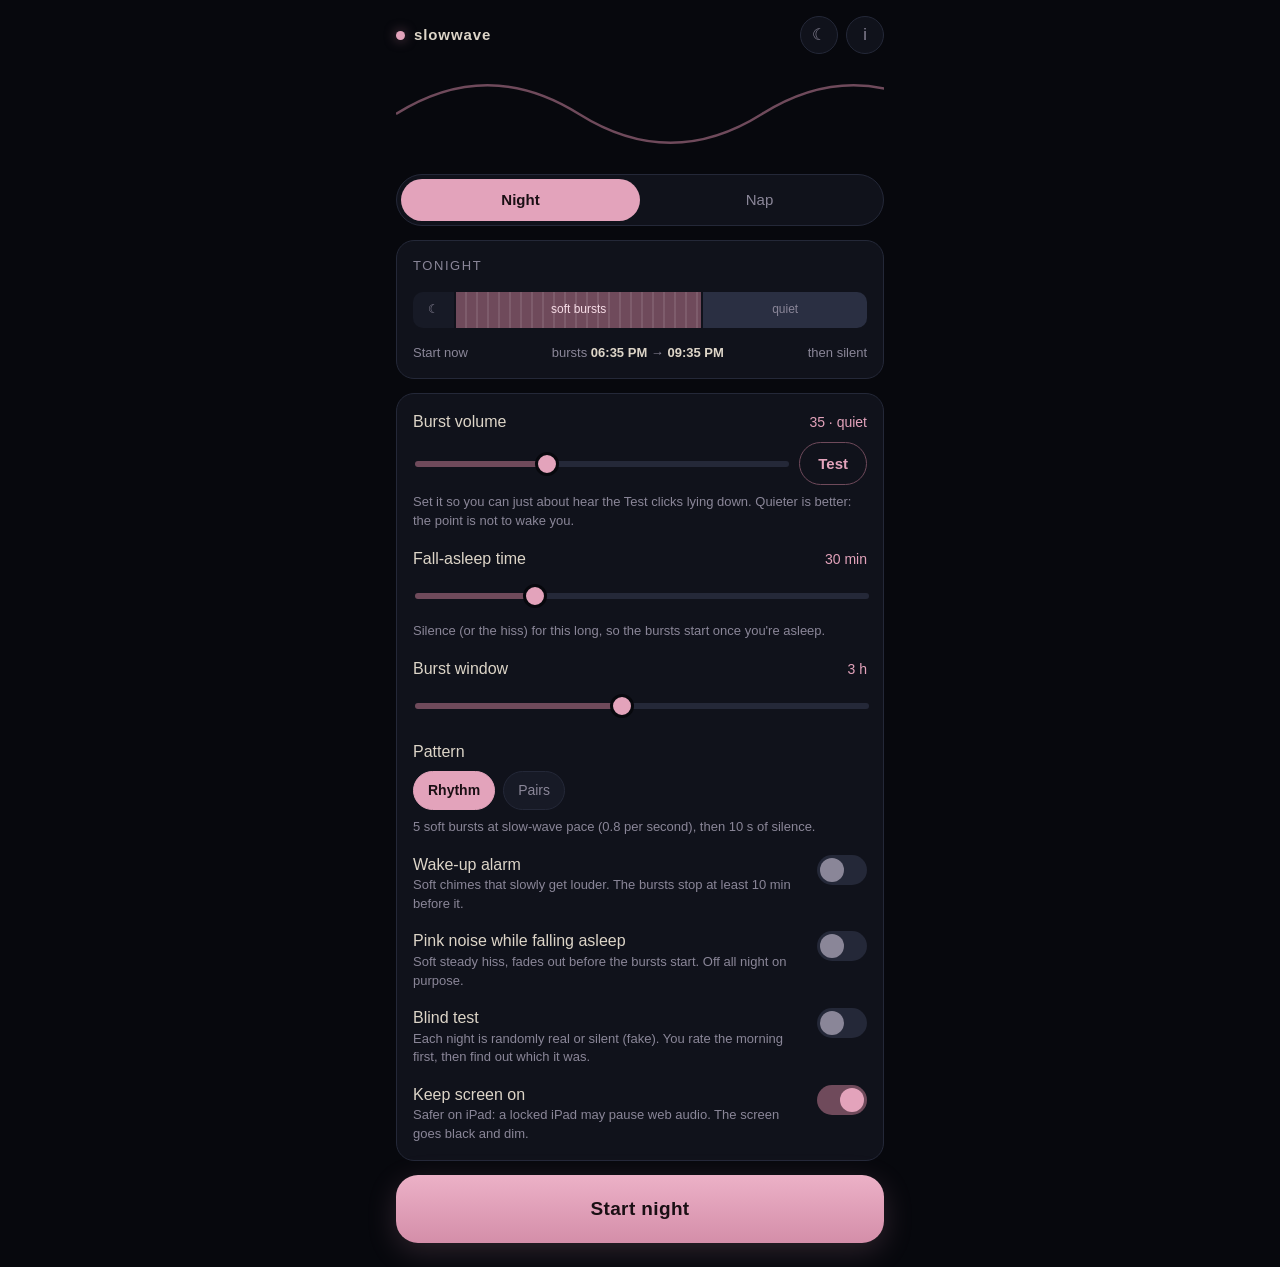
<file: index.html>
<!doctype html>
<html lang="en">
<head>
<meta charset="utf-8">
<meta name="viewport" content="width=device-width, initial-scale=1, viewport-fit=cover">
<meta name="theme-color" content="#07080d">
<meta name="color-scheme" content="dark">
<meta name="apple-mobile-web-app-capable" content="yes">
<meta name="mobile-web-app-capable" content="yes">
<meta name="apple-mobile-web-app-status-bar-style" content="black-translucent">
<meta name="apple-mobile-web-app-title" content="Slowwave">
<link rel="manifest" href="manifest.webmanifest">
<link rel="icon" href="icons/icon.svg" type="image/svg+xml">
<link rel="apple-touch-icon" href="icons/apple-touch-icon.png">
<title>Slowwave</title>
<link rel="stylesheet" href="style.css">
</head>
<body>
<div id="app">

  <!-- ===== setup screen ===== -->
  <main id="setup" class="screen">
    <header class="top">
      <div class="brand"><span class="dot"></span>slowwave</div>
      <div class="top-actions">
        <button class="icon-btn" id="btn-log" aria-label="Nights">☾</button>
        <button class="icon-btn" id="btn-about" aria-label="How it works">i</button>
      </div>
    </header>

    <section class="wave-hero" aria-hidden="true">
      <svg class="wave" viewBox="0 0 800 120" preserveAspectRatio="none">
        <path d="M0 60 C 50 10, 100 10, 150 60 S 250 110, 300 60 S 400 10, 450 60 S 550 110, 600 60 S 700 10, 750 60 S 850 110, 900 60" />
      </svg>
      <div class="pips" id="pips"></div>
    </section>

    <div class="modes chips" data-key="session" role="tablist">
      <button data-v="night">Night</button><button data-v="nap">Nap</button>
    </div>

    <section id="morning" class="card morning hidden">
      <div class="card-title" id="morning-title">Last night</div>
      <p id="morning-summary" class="muted"></p>
      <p class="q">How did you sleep?</p>
      <div class="rate" id="rate">
        <button data-r="1">1</button><button data-r="2">2</button><button data-r="3">3</button><button data-r="4">4</button><button data-r="5">5</button>
      </div>
      <input id="morning-note" class="note" maxlength="140" placeholder="Note (optional): woke up at 5, weird dreams…">
      <div class="row-end">
        <button class="link" id="morning-skip">Skip</button>
        <button class="pill" id="morning-save" disabled>Save</button>
      </div>
    </section>

    <section class="card tonight">
      <div class="card-title" id="plan-title">Tonight</div>
      <div class="timeline" id="timeline">
        <div class="seg seg-delay" id="seg-delay"><span>☾</span></div>
        <div class="seg seg-burst" id="seg-burst"><span>soft bursts</span></div>
        <div class="seg seg-quiet" id="seg-quiet"><span>quiet</span></div>
        <div class="seg seg-wake hidden" id="seg-wake"><span>⏰</span></div>
      </div>
      <div class="times" id="times"></div>
    </section>

    <section class="card">
      <div class="field">
        <div class="label-row"><label for="vol">Burst volume</label><span class="val" id="vol-val"></span></div>
        <div class="vol-row">
          <input type="range" id="vol" min="1" max="100" step="1">
          <button class="pill ghost" id="btn-test">Test</button>
        </div>
        <p class="hint">Set it so you can just about hear the Test clicks lying down. Quieter is better: the point is not to wake you.</p>
      </div>

      <div class="field night-only">
        <div class="label-row"><label for="delay">Fall-asleep time</label><span class="val" data-val="delayMin"></span></div>
        <input type="range" id="delay" class="num" data-key="delayMin" min="0" max="120" step="1">
        <p class="hint">Silence (or the hiss) for this long, so the bursts start once you're asleep.</p>
      </div>

      <div class="field night-only">
        <div class="label-row"><label for="window">Burst window</label><span class="val" data-val="windowMin"></span></div>
        <input type="range" id="window" class="num" data-key="windowMin" min="30" max="360" step="5">
      </div>

      <div class="field nap-only">
        <div class="label-row"><label for="napdelay">Fall-asleep time</label><span class="val" data-val="napDelayMin"></span></div>
        <input type="range" id="napdelay" class="num" data-key="napDelayMin" min="0" max="45" step="1">
      </div>

      <div class="field nap-only">
        <div class="label-row"><label for="naplen">Nap length</label><span class="val" data-val="napMin"></span></div>
        <input type="range" id="naplen" class="num" data-key="napMin" min="10" max="180" step="1">
        <p class="hint">How long you want to sleep once you're asleep. Bursts play during the nap and stop a few minutes before a gentle alarm wakes you.</p>
      </div>

      <div class="field">
        <div class="label-row"><span>Pattern</span></div>
        <div class="chips" data-key="pattern">
          <button data-v="rhythm">Rhythm</button><button data-v="pairs">Pairs</button>
        </div>
        <p class="hint" id="pattern-hint"></p>
      </div>

      <div class="field toggle-row night-only">
        <div>
          <div>Wake-up alarm</div>
          <p class="hint">Soft chimes that slowly get louder. The bursts stop at least 10 min before it.</p>
        </div>
        <button class="switch" id="sw-alarm" role="switch" aria-checked="false"><i></i></button>
      </div>
      <div class="field night-only hidden" id="alarm-field">
        <div class="label-row"><label for="alarm-time">Alarm time</label><input type="time" id="alarm-time" class="time"></div>
      </div>

      <div class="field toggle-row">
        <div>
          <div>Pink noise while falling asleep</div>
          <p class="hint">Soft steady hiss, fades out before the bursts start. Off all night on purpose.</p>
        </div>
        <button class="switch" id="sw-lull" role="switch" aria-checked="false"><i></i></button>
      </div>
      <div class="field lull-vol hidden" id="lull-vol-field">
        <div class="label-row"><label for="lullvol">Hiss volume</label><span class="val" id="lull-val"></span></div>
        <input type="range" id="lullvol" min="1" max="100" step="1">
      </div>

      <div class="field toggle-row night-only">
        <div>
          <div>Blind test</div>
          <p class="hint">Each night is randomly real or silent (fake). You rate the morning first, then find out which it was.</p>
        </div>
        <button class="switch" id="sw-blind" role="switch" aria-checked="false"><i></i></button>
      </div>

      <div class="field toggle-row web-only hidden" id="screen-row">
        <div>
          <div>Keep screen on</div>
          <p class="hint">Safer on iPad: a locked iPad may pause web audio. The screen goes black and dim.</p>
        </div>
        <button class="switch" id="sw-screen" role="switch" aria-checked="false"><i></i></button>
      </div>
    </section>

    <button class="start" id="btn-start">Start night</button>
  </main>

  <!-- ===== night screen ===== -->
  <main id="night" class="screen night hidden">
    <div class="night-inner">
      <div class="phase" id="n-phase">Falling asleep</div>
      <div class="big" id="n-big">--</div>
      <div class="sub" id="n-sub"></div>
      <div class="bar"><div class="bar-fill" id="n-bar"></div></div>
      <div class="stats" id="n-stats"></div>
      <div class="warn hidden" id="n-warn"></div>
    </div>
    <button class="hold" id="btn-stop"><span class="hold-fill"></span><span class="hold-label" id="hold-label">Hold to stop</span></button>
  </main>

  <!-- ===== sheets ===== -->
  <div class="scrim hidden" id="scrim"></div>

  <section class="sheet hidden" id="sheet-about" aria-label="How it works">
    <div class="grab"></div>
    <h2>How it works</h2>
    <p>In deep sleep your brain makes big, slow waves, about one a second, and each one comes with a pulse of brain fluid (CSF) washing through. In September 2026 an MIT team (Levitt, Lewis et al., <i>Science Translational Medicine</i>) played 50&nbsp;ms bursts of pink noise to sleeping people, and the bursts made those slow waves, and the fluid flow that follows them, stronger.</p>
    <h3>What Slowwave plays</h3>
    <ul>
      <li>The same sound: short, soft 50&nbsp;ms bursts of pink noise.</li>
      <li>Only after you've fallen asleep, in the first hours of the night, when most deep sleep happens.</li>
      <li><b>Rhythm</b>: groups of 5 bursts at slow-wave pace (about 0.8 per second). <b>Pairs</b>: 2 bursts, then a long rest.</li>
      <li>Then silence for the rest of the night, so the dream-heavy morning sleep is left alone.</li>
      <li><b>Nap</b>: the same in short, with a gentle alarm at the end.</li>
    </ul>
    <h3>Getting the most out of it</h3>
    <ul>
      <li>Keep the bursts quiet: just loud enough to hear while you lie awake. If one ever wakes you, turn it down.</li>
      <li>Rate your mornings. With <b>Blind test</b> on, some nights are silent and you only find out after rating, so you can see what the bursts really do for you.</li>
    </ul>
    <h3>Later</h3>
    <p>There's a hook for an EEG headband, which could fire each burst right on the peak of a slow wave, like in the study.</p>
    <p class="muted small">Source: MIT News, 9 Sep 2026, "A pink noise burst may mean more restorative sleep".</p>
    <button class="pill wide" data-close>Got it</button>
  </section>

  <section class="sheet hidden" id="sheet-log" aria-label="Nights">
    <div class="grab"></div>
    <h2>Nights</h2>
    <div id="log-summary" class="muted"></div>
    <ul class="log" id="log-list"></ul>
    <button class="pill wide" data-close>Close</button>
  </section>

  <div class="toast hidden" id="toast"></div>
</div>
<script src="engine-web.js"></script>
<script src="app.js"></script>
</body>
</html>
</file>
<file: style.css>
:root {
  --bg: #07080d;
  --panel: #10121b;
  --panel-2: #171a26;
  --line: #242838;
  --text: #ddd5c8;
  --muted: #8a8698;
  --accent: #e3a3bb;
  --accent-dim: #6f4a5b;
  --accent-ink: #1a0f14;
  --quiet: #2a2f42;
  --warn: #e8b46a;
  --radius: 18px;
  --safe-top: env(safe-area-inset-top, 0px);
  --safe-bot: env(safe-area-inset-bottom, 0px);
}
* { box-sizing: border-box; -webkit-tap-highlight-color: transparent; }
html, body { margin: 0; background: var(--bg); color: var(--text); }
body {
  font: 16px/1.45 -apple-system, BlinkMacSystemFont, "Segoe UI", Roboto, "Helvetica Neue", Arial, sans-serif;
  min-height: 100vh; overscroll-behavior: none;
}
button { font: inherit; color: inherit; background: none; border: 0; cursor: pointer; }
.hidden { display: none !important; }
.muted { color: var(--muted); }
.small { font-size: 13px; }

#app { max-width: 520px; margin: 0 auto; }
.screen { padding: calc(16px + var(--safe-top)) 16px calc(24px + var(--safe-bot)); display: grid; grid-template-columns: minmax(0, 1fr); gap: 14px; }
.screen > * { min-width: 0; }

/* top bar */
.top { display: flex; align-items: center; justify-content: space-between; }
.brand { font-weight: 600; letter-spacing: .06em; font-size: 15px; display: flex; align-items: center; color: var(--text); }
.brand .dot { margin-right: 9px; }
.brand .dot { width: 9px; height: 9px; border-radius: 50%; background: var(--accent); box-shadow: 0 0 12px var(--accent-dim); }
.top-actions { display: flex; }
.top-actions > * + * { margin-left: 8px; }
.icon-btn { width: 38px; height: 38px; border-radius: 50%; background: var(--panel); border: 1px solid var(--line); font-size: 16px; color: var(--muted); }

/* hero wave */
.wave-hero { position: relative; height: 92px; overflow: hidden; border-radius: var(--radius); }
.wave { position: absolute; left: 0; top: 0; width: 200%; height: 100%; animation: drift 14s linear infinite; }
.wave path { fill: none; stroke: var(--accent-dim); stroke-width: 2.5; vector-effect: non-scaling-stroke; }
@keyframes drift { from { transform: translateX(0); } to { transform: translateX(-37.5%); } }
.pips { position: absolute; inset: 0; pointer-events: none; }
.pip { position: absolute; top: 18%; width: 6px; height: 6px; margin-left: -3px; border-radius: 50%; background: var(--accent); opacity: 0; animation: pip 1.2s ease-out forwards; }
@keyframes pip { 0% { opacity: 0; transform: scale(.4); } 15% { opacity: 1; transform: scale(1.4); } 100% { opacity: 0; transform: scale(1); } }

/* cards */
.card { background: var(--panel); border: 1px solid var(--line); border-radius: var(--radius); padding: 16px; display: grid; gap: 16px; }
.card-title { font-size: 13px; text-transform: uppercase; letter-spacing: .12em; color: var(--muted); }
.field { display: grid; gap: 8px; }
.label-row { display: flex; justify-content: space-between; align-items: baseline; }
.val { color: var(--accent); font-variant-numeric: tabular-nums; font-size: 14px; }
.hint { margin: 0; font-size: 13px; color: var(--muted); }

/* timeline */
.timeline { display: flex; height: 36px; border-radius: 10px; overflow: hidden; }
.timeline > * + * { margin-left: 2px; }
.seg { display: flex; align-items: center; justify-content: center; font-size: 12px; white-space: nowrap; overflow: hidden; min-width: 0; }
.seg span { overflow: hidden; text-overflow: ellipsis; padding: 0 6px; }
.seg-delay { background: var(--panel-2); color: var(--muted); }
.seg-burst { background: var(--accent-dim); color: #f6dce6;
  background-image: repeating-linear-gradient(90deg, transparent 0 9px, rgba(255,255,255,.10) 9px 11px); }
.seg-quiet { background: var(--quiet); color: var(--muted); flex: 1.4; }
.times { display: flex; justify-content: space-between; font-size: 13px; color: var(--muted); font-variant-numeric: tabular-nums; flex-wrap: wrap; }
.times > * { margin-right: 8px; }
.times > :last-child { margin-right: 0; }
.times b { color: var(--text); font-weight: 600; }

/* slider */
.vol-row { display: grid; grid-template-columns: minmax(0, 1fr) auto; gap: 12px; align-items: center; }
input[type=range] { -webkit-appearance: none; appearance: none; width: 100%; height: 32px; background: transparent; }
input[type=range]::-webkit-slider-runnable-track { height: 6px; border-radius: 3px; background: linear-gradient(90deg, var(--accent-dim) var(--p, 30%), var(--line) var(--p, 30%)); }
input[type=range]::-webkit-slider-thumb { -webkit-appearance: none; width: 24px; height: 24px; margin-top: -9px; border-radius: 50%; background: var(--accent); border: 3px solid var(--bg); }
input[type=range]::-moz-range-track { height: 6px; border-radius: 3px; background: var(--line); }
input[type=range]::-moz-range-progress { height: 6px; border-radius: 3px; background: var(--accent-dim); }
input[type=range]::-moz-range-thumb { width: 20px; height: 20px; border-radius: 50%; background: var(--accent); border: 3px solid var(--bg); }

/* chips */
.chips { display: flex; flex-wrap: wrap; margin-bottom: -8px; }
.chips button { margin: 0 8px 8px 0; }
.chips button { padding: 8px 14px; border-radius: 999px; background: var(--panel-2); border: 1px solid var(--line); color: var(--muted); font-size: 14px; }
.chips button.on { background: var(--accent); color: var(--accent-ink); border-color: var(--accent); font-weight: 600; }

/* night / nap */
.modes { display: grid; grid-template-columns: 1fr 1fr; margin: 0; padding: 4px; background: var(--panel); border: 1px solid var(--line); border-radius: 999px; }
.modes button { margin: 0; padding: 10px 0; border: 0; background: transparent; font-size: 15px; }
.mode-nap .night-only, body:not(.mode-nap) .nap-only { display: none !important; }
.seg-wake { background: var(--warn); color: var(--accent-ink); flex: none; width: 30px; }
.seg-wake span { padding: 0; }
.time { background: var(--panel-2); border: 1px solid var(--line); color: var(--text); border-radius: 10px; padding: 8px 10px; font: inherit; font-size: 17px; color-scheme: dark; }

/* switch */
.toggle-row { grid-template-columns: minmax(0, 1fr) auto; align-items: start; gap: 14px; }
.switch { width: 50px; height: 30px; border-radius: 15px; background: var(--line); position: relative; flex: none; transition: background .2s; margin-top: 2px; }
.switch i { position: absolute; top: 3px; left: 3px; width: 24px; height: 24px; border-radius: 50%; background: var(--muted); transition: transform .2s, background .2s; }
.switch[aria-checked=true] { background: var(--accent-dim); }
.switch[aria-checked=true] i { transform: translateX(20px); background: var(--accent); }

/* buttons */
.pill { padding: 10px 18px; border-radius: 999px; background: var(--accent); color: var(--accent-ink); font-weight: 600; font-size: 15px; }
.pill:disabled { opacity: .35; }
.pill.ghost { background: transparent; color: var(--accent); border: 1px solid var(--accent-dim); }
.pill.wide { width: 100%; padding: 14px; margin-top: 8px; }
.link { color: var(--accent); text-decoration: underline; text-underline-offset: 3px; font-size: inherit; padding: 0; }
.start { width: 100%; padding: 20px; border-radius: 22px; font-size: 19px; font-weight: 700; letter-spacing: .02em;
  background: linear-gradient(180deg, #ecb1c7, #d48ea9); color: var(--accent-ink); box-shadow: 0 8px 30px rgba(227,163,187,.18); }
.start:active { transform: scale(.99); }
.foot { text-align: center; font-size: 13px; color: var(--muted); margin: 2px 0 0; }

/* morning */
.morning .q { margin: 0; }
.rate { display: grid; grid-template-columns: repeat(5, minmax(0, 1fr)); gap: 8px; }
.rate button { height: 46px; border-radius: 12px; background: var(--panel-2); border: 1px solid var(--line); font-weight: 600; }
.rate button.on { background: var(--accent); color: var(--accent-ink); border-color: var(--accent); }
.note { width: 100%; background: var(--panel-2); border: 1px solid var(--line); color: var(--text); border-radius: 12px; padding: 12px; font: inherit; font-size: 15px; }
.row-end { display: flex; justify-content: flex-end; align-items: center; }
.row-end > * + * { margin-left: 18px; }
#morning-summary { margin: 0; font-size: 14px; }

/* night screen */
.night { min-height: 100vh; min-height: 100dvh; background: #000; grid-template-rows: 1fr auto; }
.night-inner { display: flex; flex-direction: column; justify-content: center; align-items: center; text-align: center; opacity: .6; }
.night-inner > * + * { margin-top: 10px; }
.phase { font-size: 14px; text-transform: uppercase; letter-spacing: .16em; color: #8d6a7a; }
.big { font-size: 64px; font-weight: 200; font-variant-numeric: tabular-nums; color: #a89c90; line-height: 1.05; }
.sub { font-size: 15px; color: #6e6878; max-width: 300px; }
.bar { width: min(280px, 80%); height: 3px; border-radius: 2px; background: #1a1c26; overflow: hidden; margin-top: 18px; }
.bar-fill { height: 100%; width: 0; background: #6f4a5b; }
.stats { font-size: 13px; color: #55505f; font-variant-numeric: tabular-nums; }
.warn { font-size: 13px; color: var(--warn); max-width: 300px; }
.hold { position: relative; overflow: hidden; width: 100%; padding: 18px; border-radius: 18px; background: #0c0d12; border: 1px solid #1a1c26; color: #6e6878; font-size: 15px; user-select: none; -webkit-user-select: none; touch-action: none; }
.hold-fill { position: absolute; inset: 0; width: 0; background: #2a1b22; }
.hold.holding .hold-fill { width: 100%; transition: width 1.2s linear; }
.hold-label { position: relative; }

/* alarm ringing */
.night.waking .night-inner { opacity: 1; }
.night.waking .phase { color: var(--warn); }
.night.waking .big { color: var(--text); }
.night.waking .hold { background: var(--accent-dim); color: #f6dce6; border-color: var(--accent); }
.night.waking .hold-fill { background: var(--accent); }

/* sheets */
.scrim { position: fixed; inset: 0; background: rgba(0,0,0,.6); z-index: 10; }
.sheet { position: fixed; left: 0; right: 0; bottom: 0; z-index: 11; max-width: 520px; margin: 0 auto; max-height: 88vh; overflow-y: auto;
  background: var(--panel); border-top-left-radius: 22px; border-top-right-radius: 22px; border: 1px solid var(--line); border-bottom: 0;
  padding: 10px 20px calc(20px + var(--safe-bot)); animation: up .22s ease-out; }
@keyframes up { from { transform: translateY(40px); opacity: 0; } to { transform: none; opacity: 1; } }
.grab { width: 40px; height: 4px; border-radius: 2px; background: var(--line); margin: 4px auto 10px; }
.sheet h2 { margin: 6px 0 10px; font-size: 21px; }
.sheet h3 { margin: 18px 0 6px; font-size: 15px; color: var(--accent); }
.sheet p, .sheet li { font-size: 15px; color: #c9c1b5; }
.sheet ul { padding-left: 20px; margin: 6px 0; }
.sheet li { margin: 6px 0; }
.log { list-style: none; padding: 0; margin: 12px 0; display: grid; gap: 8px; }
.log li { background: var(--panel-2); border: 1px solid var(--line); border-radius: 12px; padding: 10px 12px; display: grid; grid-template-columns: minmax(0, 1fr) auto; gap: 2px 10px; }
.log .d { font-weight: 600; color: var(--text); }
.log .r { color: var(--accent); font-weight: 700; }
.log .m { grid-column: 1 / -1; font-size: 13px; color: var(--muted); }

.toast { position: fixed; left: 50%; bottom: calc(24px + var(--safe-bot)); transform: translateX(-50%); z-index: 20; background: var(--panel-2); border: 1px solid var(--line); padding: 10px 16px; border-radius: 12px; font-size: 14px; max-width: calc(100vw - 32px); }

@media (prefers-reduced-motion: reduce) { .wave { animation: none; } }
</file>
